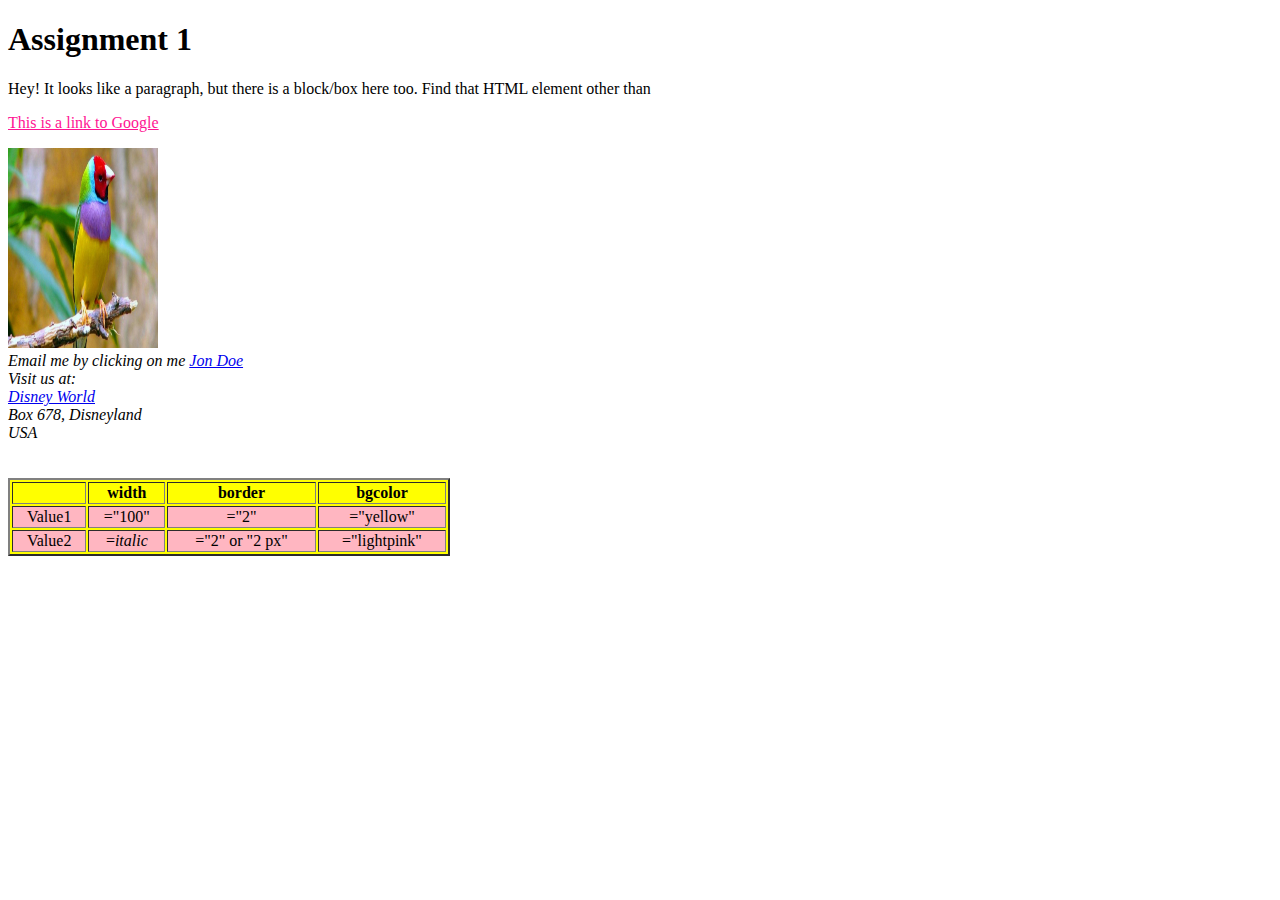
<file: Assignment-1/index.html>
<!DOCTYPE html>
<html>

<head>
  <meta charset="utf-8">
  <meta name="viewport" content="width=device-width">
  <title>replit</title>
  <link href="style.css" rel="stylesheet" type="text/css" />
</head>

<body>
  <h1>Assignment 1</h1>
  
  <div>
    Hey! It looks like a paragraph, but there is a block/box here too. Find that HTML element other than
  </div>

  <p> 
    <a href="https://www.google.com/?client=safari" style="color: deeppink;">  This is a link to Google </a>
  </p>
  
  <img src="bird.jpg" width="150px" height="200px"> 

  <div>
    <em>Email me by clicking on me <a href="https://www.google.com"> Jon Doe </a>
    <br> Visit us at:
      <br> <a href="DisneyWorld.com"> <u>Disney World</u> </a>
      <br> Box 678, Disneyland 
      <br> USA
  </em>
    </div>
<br>
  <br>
  
<div>
  <table  border= "2px" style=" width: 35%; text-align: center; background-color: yellow;">
    <tr bgcolor = yellow>
      <th></th>
      <th>width</th>
      <th>border </th>
      <th>bgcolor</th>
      </th>
  </tr>
  <tr bgcolor = lightpink>
    <td>Value1</td>
      <td>="100"</td>
      <td>="2"</td>
      <td>="yellow"</td>
    </tr>
    <tr bgcolor = lightpink>
      <td>Value2</td>
      <td>=<i>italic</i></td>
      <td>="2" or "2 px"</td>
      <td>="lightpink"</td>
      
    </tr>
    
  </table>
</div>
  
</body>

</html>
</file>
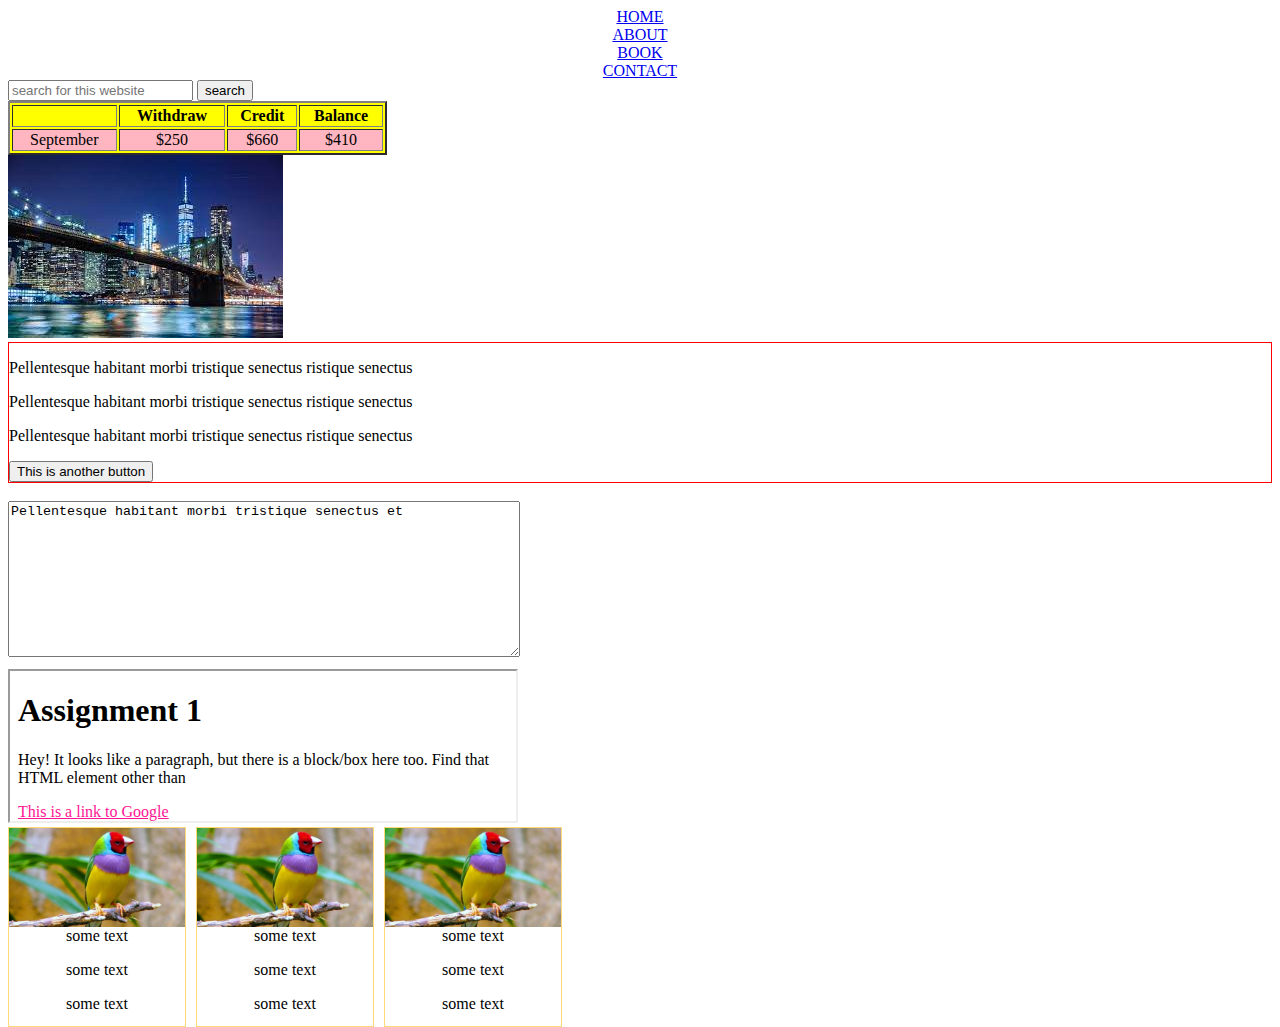
<file: Assignment-2-Version-1/index.html>
<!DOCTYPE html>
<html>

<head>
  <meta charset="utf-8">
  <meta name="viewport" content="width=device-width">
  <title>replit</title>
  <link href="style.css" rel="stylesheet" type="text/css" />
</head>

<body>
 <nav class="nav-bar">
   <a href="#">HOME</a> <br>
   <a href="#">ABOUT</a> <br>
   <a href="#">BOOK</a> <br>
   <a href="#">CONTACT</a>
 </nav>
  
  <div>
    <input type="search" placeholder="search for this website"> <button type="submit">search </button>
  <div>
  <table  border= "2px" style=" width: 30%;  text-align: center; background-color: yellow;">
    <tr bgcolor = yellow>
      <th></th>
      <th>Withdraw</th>
      <th>Credit</th>
      <th>Balance</th>
      </th>
  </tr>
  <tr bgcolor = lightpink>
    <td>September</td>
      <td>$250</td>
      <td>$660</td>
      <td>$410</td>
    </tr>
    
  </table>
  
  </div>

<div style="width: 30%;"> <img src="nyc.png"></div>


  <div class="some-text">
  <p>Pellentesque habitant morbi tristique senectus ristique senectus</p> 
  <p>Pellentesque habitant morbi tristique senectus ristique senectus</p> 
  <p>Pellentesque habitant morbi tristique senectus ristique senectus</p> 
    <button type="submit">This is another button</button>
</div> <br>
  
<div style="width: 40%; height: 150px;"> 
  <textarea style="height: 100%;width: 100%;">Pellentesque habitant morbi tristique senectus et </textarea>
</div>
  
<br>

<div >
  <iframe src="assignment1.html" style="width: 40%; height: 150px;"></iframe>
</div>
    
<div class="flex">
  
    <div style="text-align: center;" class="test"><img src="bird.jpg" > <p>some text</p> <p>some text</p> <p>some text</p></div>
 
  <div style="text-align: center;"  class="test"> <img id="pic2" src="bird2.jpg"> <p>some text</p> <p>some text</p> <p>some text</p> </div>
 
  <div style="text-align: center;" id="pic3" class="test"> <img src="bird3.jpg"> <p>some text</p> <p>some text</p> <p>some text</p></div>
    
    
  </div>
 
 
    
 
  

  
 
</body>

  
  
</html>
</file>
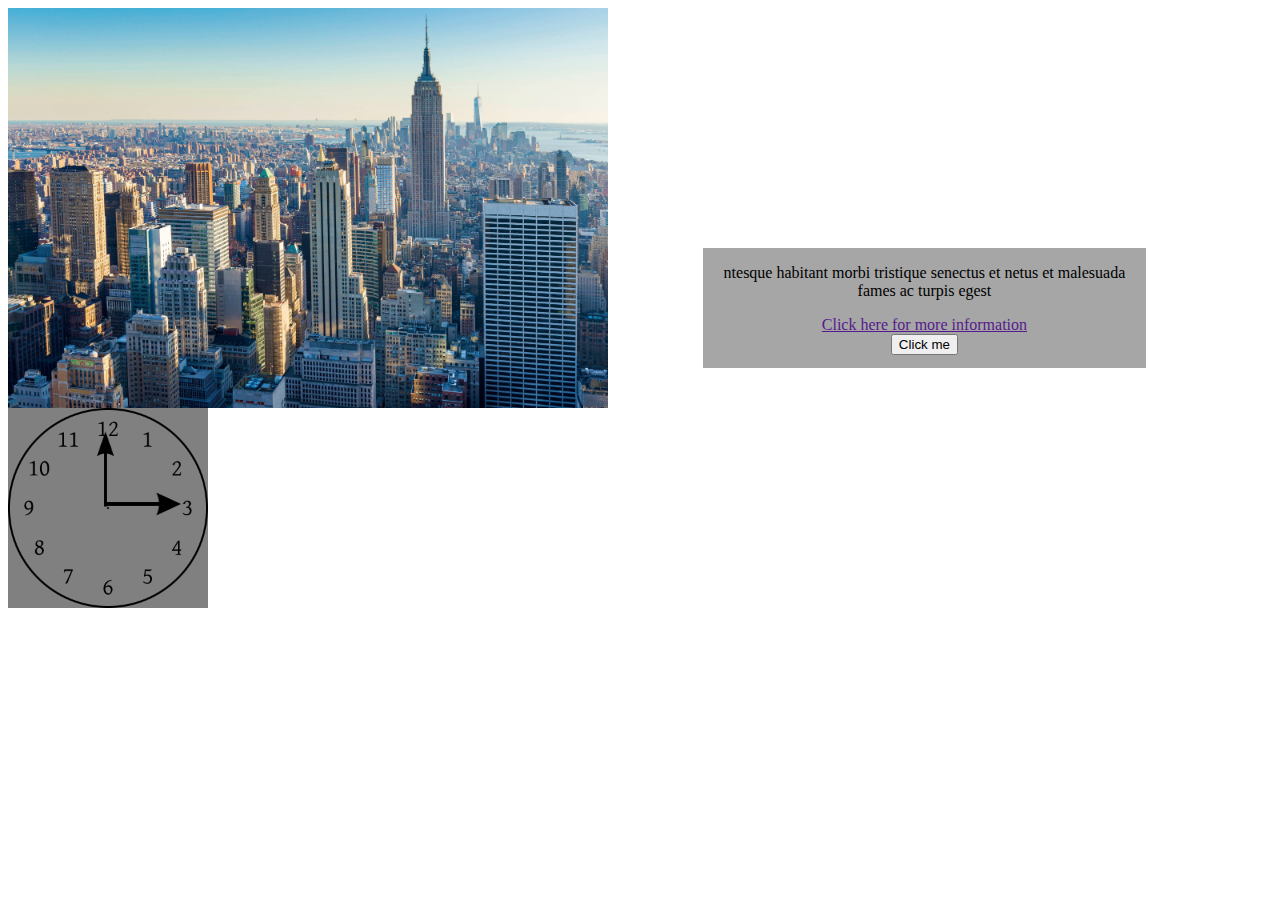
<file: Assignment-3/index.html>
<!DOCTYPE html>
<html>

<head>
  <meta charset="utf-8">
  <meta name="viewport" content="width=device-width">
  <title>replit</title>
  <link href="style.css" rel="stylesheet" type="text/css" />
</head>

<body>
<div class="main">
  <div class="pic">  <img src="nyc.jpg"></div>
  <div class="textBox">
    <p>ntesque habitant morbi tristique senectus et netus et malesuada fames ac turpis egest</p>
    <a href="">Click here for more information</a> <br>
    <button>Click me</button>
  </div>
</div>

<div class="clock">
  <div>  </div>
    <div class="handOne"> <img src="hand.png"></div>
    <div class="handTwo"> <img src="hand2.png"></div>
</div>
  
</body>

</html>
</file>
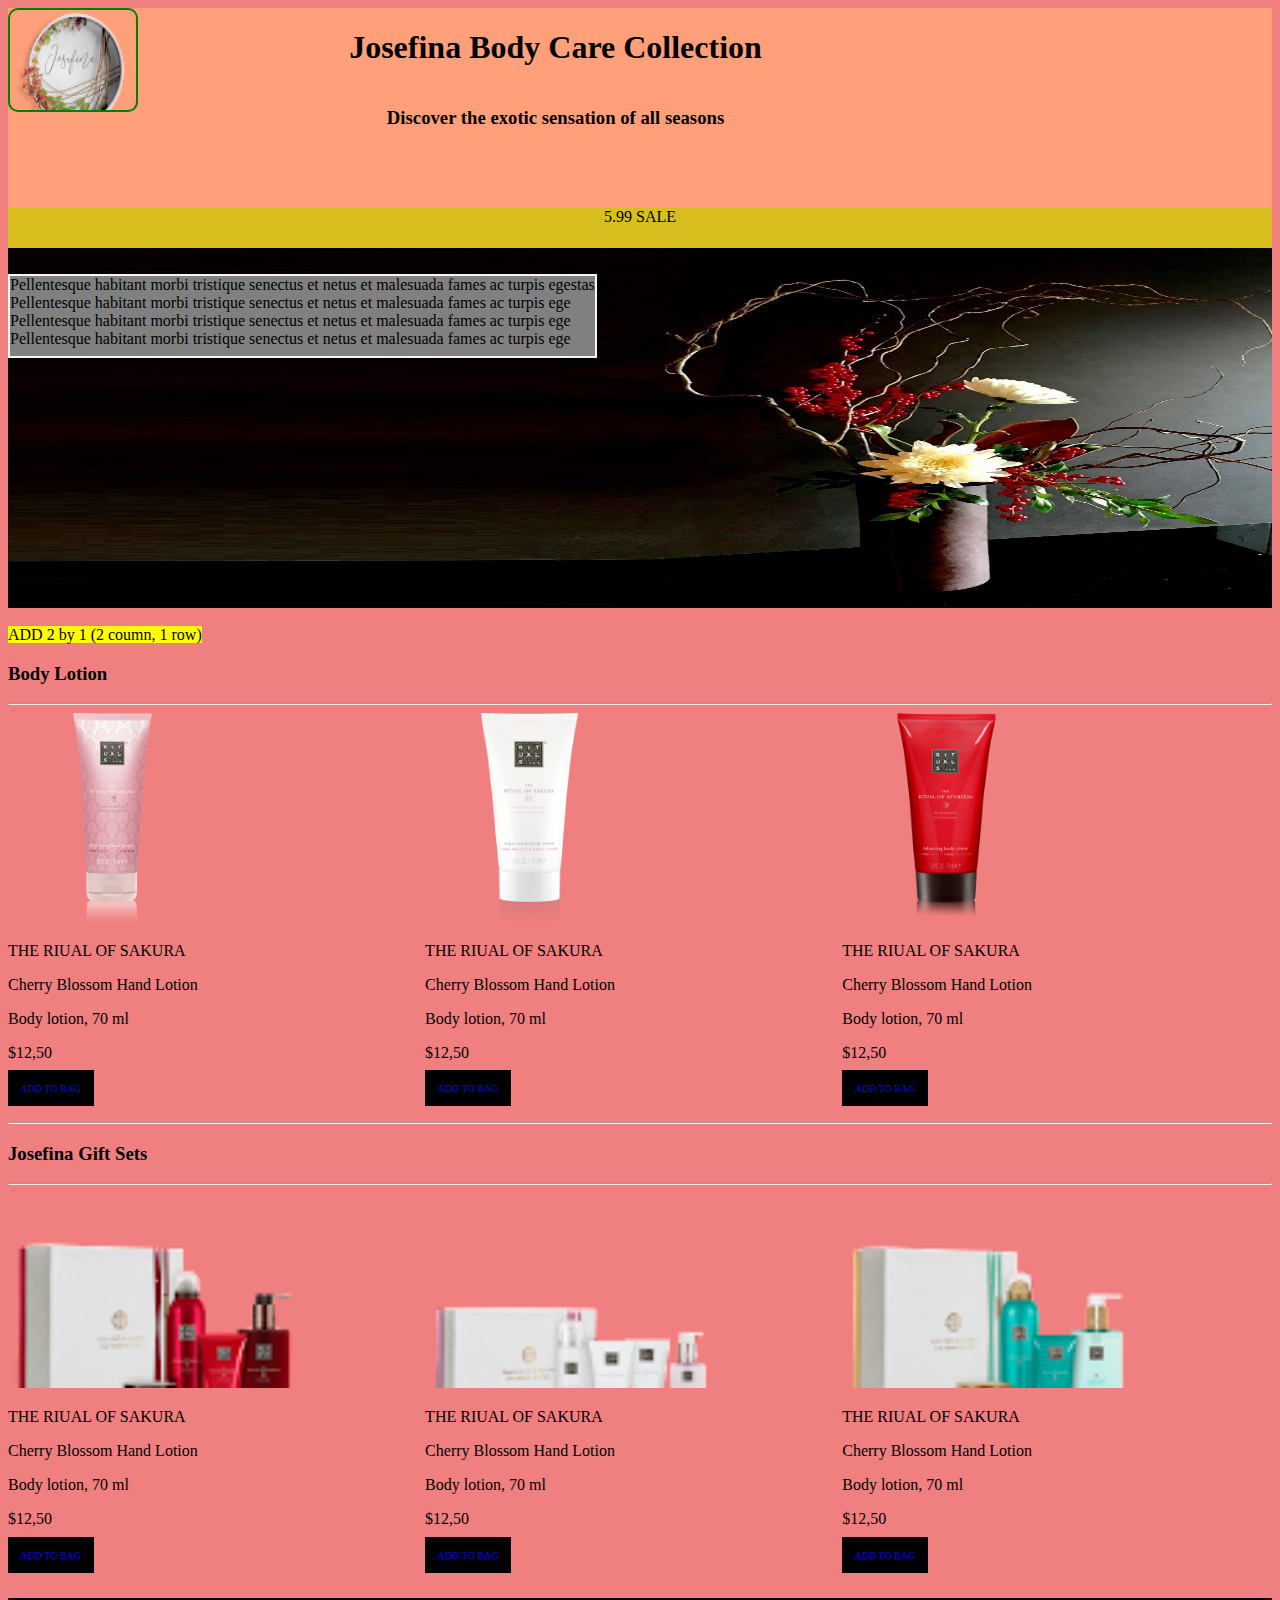
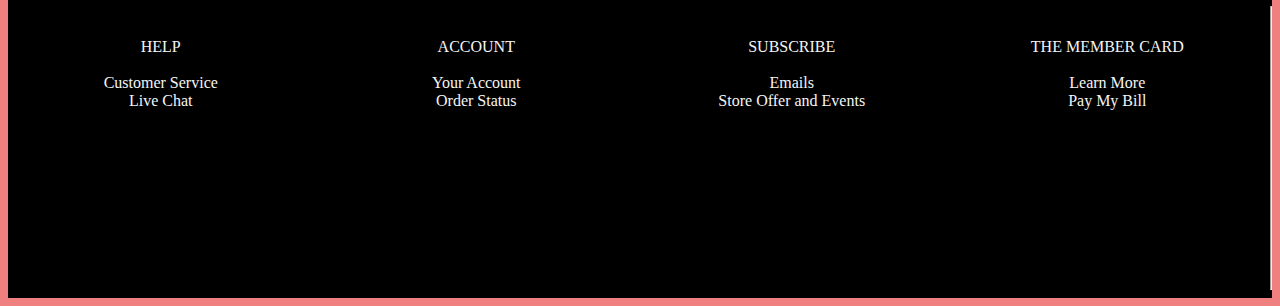
<file: Project-2/index.html>
<!DOCTYPE html>
<html>

<head>
  <meta charset="utf-8">
  <meta name="viewport" content="width=device-width">
  <title>replit</title>
  <link href="style.css" rel="stylesheet" type="text/css" />
</head>

<body>
 <header>
   <div class="logo"> <img src="logo.png" alt="logo"> </div>
   <div class="title"> <h1>Josefina Body Care Collection </h1> </div>
   <div class="sub-title"> <h3> Discover the exotic sensation of all seasons</h3></div>
 </header>
  
  <section>
    <div class="top-bar">5.99 SALE</div>
    <div class="main-section"> <img src="BeFunky-photo.jpg"></div>
    <p class="text">Pellentesque habitant morbi tristique senectus et netus et malesuada fames ac turpis egestas<br>Pellentesque habitant morbi tristique senectus et netus et malesuada fames ac turpis ege<br>Pellentesque habitant morbi tristique senectus et netus et malesuada fames ac turpis ege<br>Pellentesque habitant morbi tristique senectus et netus et malesuada fames ac turpis ege</p>
  </section>

  <br>
  <div>
    <mark>ADD 2 by 1 (2 coumn, 1 row)</mark>
  </div>
  
  <h3>Body Lotion</h3>
    <hr>
  <!-- Modal window buttons -->
  <div class="body-lotion">
    
    <div class="modal-window-1">
      <img width="50%" src="lotion1.png" alt="lotion 1">
      <p>THE RIUAL OF SAKURA</p>
      <p>Cherry Blossom Hand Lotion</p>
      <p>Body lotion, 70 ml</p>
      <p>$12,50</p>
      <a class="md-button" href="#mdlotion1">ADD TO BAG</a> 
    
    </div>
    <div class="modal-window-1">
      <img width="50%" src="lotion2.png" alt="lotion 2">
      <p>THE RIUAL OF SAKURA</p>
      <p>Cherry Blossom Hand Lotion</p>
      <p>Body lotion, 70 ml</p>
      <p>$12,50</p>
      <a class="md-button" href="#mdlotion2" >ADD TO BAG</a>
    </div>
    <div class="modal-window-1">
      <img width="50%" src="lotion3.png" alt="lotion 3">
      <p>THE RIUAL OF SAKURA</p>
      <p>Cherry Blossom Hand Lotion</p>
      <p>Body lotion, 70 ml</p>
      <p>$12,50</p>
      <a class="md-button" href="#mdlotion3">ADD TO BAG</a>
    </div >
  </div>

  <!-- Modal Window pop-up -->
  <div id="mdlotion1" class="md-pop-up">
    <div> 
      <a href="#" style="float: right;">X</a>
      <h2>It's in the bag</h2>
      <hr>
      
      <div class="md-2-by-1">
        <div class="col1" > <img style="float: left;" src="lotion1.png"> </div>
        <div class="col1" > <p style="float: right;"> Pellentesque habitant morbi <br> <b> tristique senectus et </b> <br> netus et malesuada <br> fames ac turpis egestas </p> </div>
      </div>
      <div style="text-align: center;" class="text-para">
        Pellentesque habitant morbi tristique senectus et netus et malesuada fames ac turpis
        <hr>
       <a href="#mdlotion2">  <button>CONTINUE SHOPPING</button> </a>
      </div>
      
    </div>
  </div>

  <div id="mdlotion2" class="md-pop-up">
    <div> 
      <a href="#" style="float: right;">X</a>
      <h2>It's in the bag</h2>
      <hr>
      
      <div class="md-2-by-1">
        <div class="col1" > <img style="float: left;" src="lotion2.png"> </div>
        <div class="col1" > <p style="float: right;"> Pellentesque habitant morbi <br> <b> tristique senectus et </b> <br> netus et malesuada <br> fames ac turpis egestas </p> </div>
      </div>
      <div style="text-align: center;" class="text-para">
        Pellentesque habitant morbi tristique senectus et netus et malesuada fames ac turpis
        <hr>
        <a href="#mdlotion3">  <button>CONTINUE SHOPPING</button> </a>
      </div>
      
    </div>
  </div>

  <div id="mdlotion3" class="md-pop-up">
    <div> 
      <a href="#" style="float: right;">X</a>
      <h2>It's in the bag</h2>
      <hr>
      
      <div class="md-2-by-1">
        <div class="col1" > <img style="float: left;" src="lotion3.png"> </div>
        <div class="col1" > <p style="float: right;"> Pellentesque habitant morbi <br> <b> tristique senectus et </b> <br> netus et malesuada <br> fames ac turpis egestas </p> </div>
      </div>
      <div style="text-align: center;" class="text-para">
        Pellentesque habitant morbi tristique senectus et netus et malesuada fames ac turpis
        <hr>
        <a href="#mdlotion1">  <button>CONTINUE SHOPPING</button> </a>
      </div>
      
    </div>
  </div>

<br>
  <hr>
  <h3>Josefina Gift Sets</h3>
  <hr>
  <!-- Modal window buttons for Gift Sets -->
  <div class="body-lotion">
    
    <div class="modal-window-1">
      <img width="70%" src="gift_set1.png" alt="lotion 1">
      <p>THE RIUAL OF SAKURA</p>
      <p>Cherry Blossom Hand Lotion</p>
      <p>Body lotion, 70 ml</p>
      <p>$12,50</p>
      <a class="md-button" href="#mdgift1">ADD TO BAG</a> 
    
    </div>
    <div class="modal-window-1">
      <img width="70%"  src="gift_set2.png "  alt="lotion 2">
      <p>THE RIUAL OF SAKURA</p>
      <p>Cherry Blossom Hand Lotion</p>
      <p>Body lotion, 70 ml</p>
      <p>$12,50</p>
      <a class="md-button" href="#mdgift2" >ADD TO BAG</a>
    </div>
    <div class="modal-window-1">
      <img src="gift_set3.png" width="70%" alt="lotion 3">
      <p>THE RIUAL OF SAKURA</p>
      <p>Cherry Blossom Hand Lotion</p>
      <p>Body lotion, 70 ml</p>
      <p>$12,50</p>
      <a class="md-button" href="#mdgift3">ADD TO BAG</a>
    </div >
  </div>

  <!-- Modal Window pop-up for Gift Sets-->
  <div id="mdgift1" class="md-pop-up">
    <div> 
      <a href="#" style="float: right;">X</a>
      <h2>It's in the bag</h2>
      <hr>
      
      <div class="md-2-by-1">
        <div class="col1" > <img style="float: left;" src="gift_set1.png"> </div>
        <div class="col1" > <p style="float: right;"> Pellentesque habitant morbi <br> <b> tristique senectus et </b> <br> netus et malesuada <br> fames ac turpis egestas </p> </div>
      </div>
      <div style="text-align: center;" class="text-para">
        Pellentesque habitant morbi tristique senectus et netus et malesuada fames ac turpis
        <hr>
       <a href="#mdgift2">  <button>CONTINUE SHOPPING</button> </a>
      </div>
      
    </div>
  </div>

  <div id="mdgift2" class="md-pop-up">
    <div> 
      <a href="#" style="float: right;">X</a>
      <h2>It's in the bag</h2>
      <hr>
      
      <div class="md-2-by-1">
        <div class="col1" > <img style="float: left;" src="gift_set2.png"> </div>
        <div class="col1" > <p style="float: right;"> Pellentesque habitant morbi <br> <b> tristique senectus et </b> <br> netus et malesuada <br> fames ac turpis egestas </p> </div>
      </div>
      <div style="text-align: center;" class="text-para">
        Pellentesque habitant morbi tristique senectus et netus et malesuada fames ac turpis
        <hr>
        <a href="#mdgift3">  <button>CONTINUE SHOPPING</button> </a>
      </div>
      
    </div>
  </div>

  <div id="mdgift3" class="md-pop-up">
    <div> 
      <a href="#" style="float: right;">X</a>
      <h2>It's in the bag</h2>
      <hr>
      
      <div class="md-2-by-1">
        <div class="col1" > <img style="float: left;" src="gift_set3.png"> </div>
        <div class="col1" > <p style="float: right;"> Pellentesque habitant morbi <br> <b> tristique senectus et </b> <br> netus et malesuada <br> fames ac turpis egestas </p> </div>
      </div>
      <div style="text-align: center;" class="text-para">
        Pellentesque habitant morbi tristique senectus et netus et malesuada fames ac turpis
        <hr>
        <a href="#mdgift1">  <button>CONTINUE SHOPPING</button> </a>
      </div>
      
    </div>
  </div>
<br> <br>

  <!-- Footer Secton -->
  <footer class="footer">
    <div style="text-align:center;" class ="text-1x4"> HELP <br> <br> Customer Service <br> Live Chat </div>
    <div style="text-align:center;" class ="text-1x4"> ACCOUNT <br> <br> Your Account <br> Order Status </div>
    <div style="text-align:center;" class ="text-1x4"> SUBSCRIBE <br> <br> Emails <br> Store Offer and Events </div>
    <div style="text-align:center;" class ="text-1x4"> THE MEMBER CARD <br> <br> Learn More <br> Pay My Bill </div>
    <hr>
    <!-- ask professor for help
    <div class = "footerText">
      <p>test</p>
    </div>
    -->
  </footer>

</body>
</html>
</file>
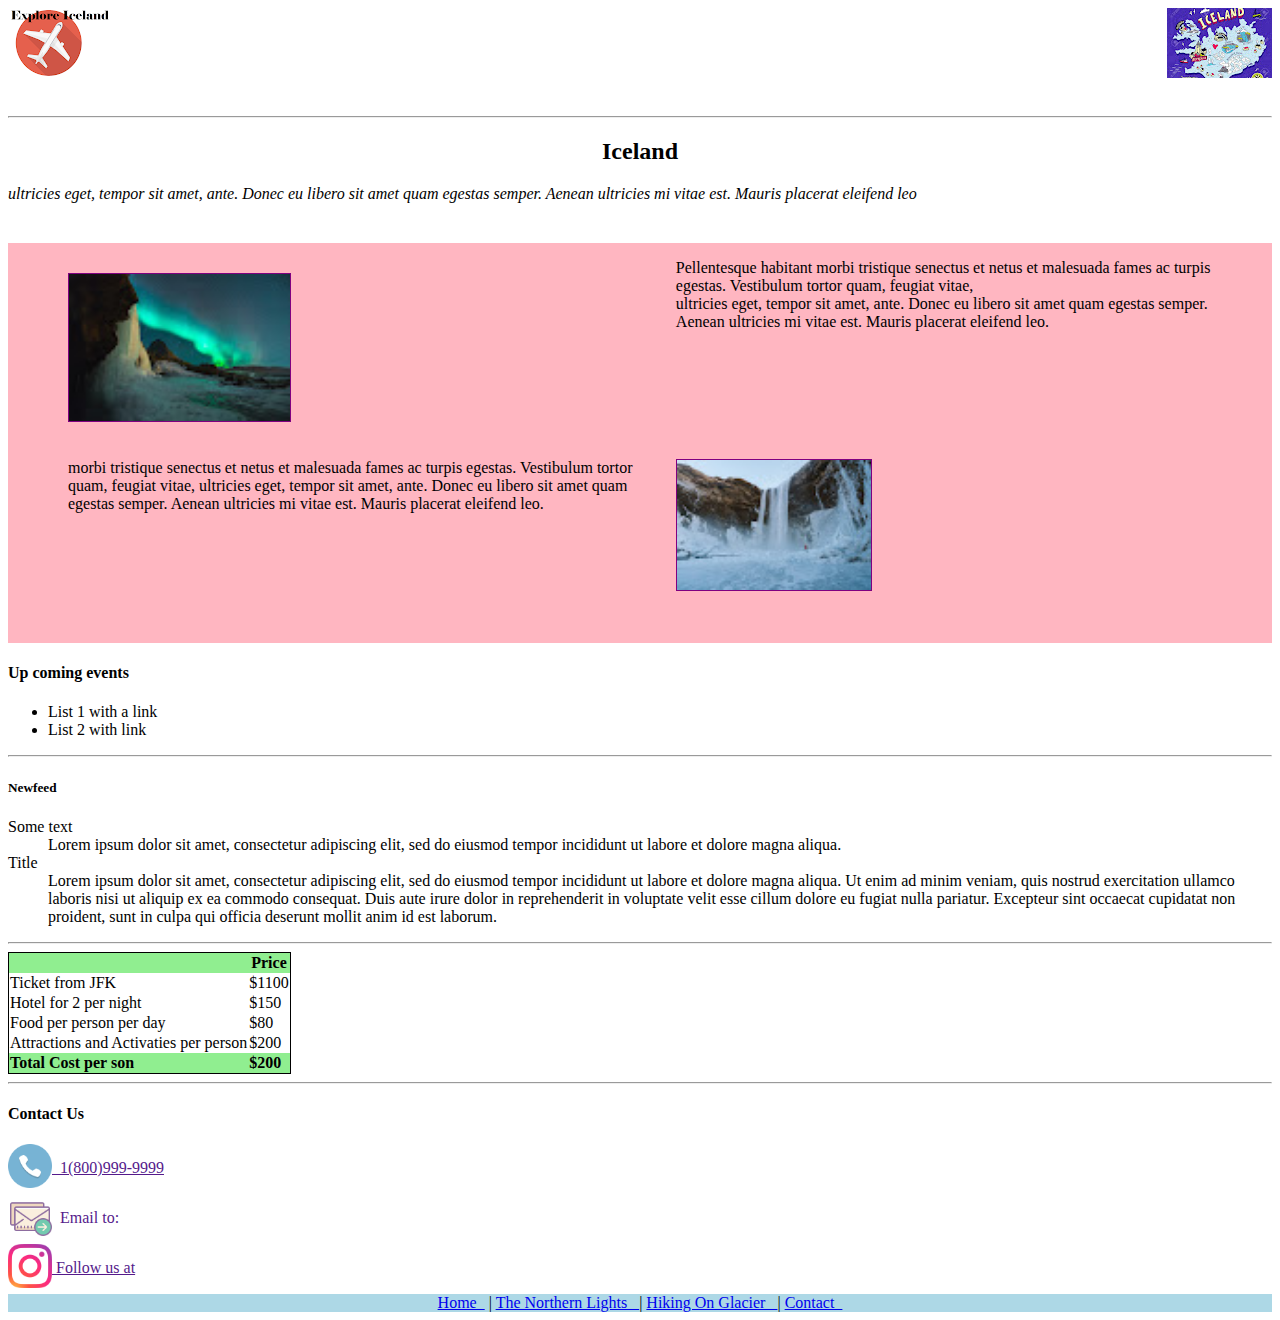
<file: Project1/index.html>
<!DOCTYPE html>
<html>

<head>
  <meta charset="utf-8">
  <meta name="viewport" content="width=device-width">
  <title>replit</title>
  <link href="style.css" rel="stylesheet" type="text/css" />
</head>

<body>
 <!-- logo -->
  <div class="logo">
   <div id="pic1" class="logoPic"> <img src="logo.png"></div>
    <div id="pic2" class="logoPic"> <img src="iceland.jpg"></div>
 </div>
  <hr>
<!-- title row -->
  <div>
   <h2 style="text-align: center;"> Iceland</h2> 
    <p><i>ultricies eget, tempor sit amet, ante. Donec eu libero sit amet quam egestas semper. Aenean ultricies mi vitae est. Mauris placerat eleifend leo</i></p>
  </div>
  <!-- main section -->
  <section>
   <!-- row 1-->
    <div>
      <div class="northernlight"> <p>Pellentesque habitant morbi tristique senectus et netus et malesuada fames ac turpis egestas. Vestibulum tortor quam, feugiat vitae,<br> ultricies eget, tempor sit amet, ante. Donec eu libero sit amet quam egestas semper. Aenean ultricies mi vitae est. Mauris placerat eleifend leo.</p>  </div>
      <div class="descriptionbox"> <img src="iceland3.jpg"></div>
   </div> 
   <!-- row 2 -->
    <div>
      <div class="northernlight"> <img src="iceland1.jpg"></div>
      <div class="descriptionbox" > <p> morbi tristique senectus et netus et malesuada fames ac turpis egestas. Vestibulum tortor quam, feugiat vitae, ultricies eget, tempor sit amet, ante. Donec eu libero sit amet quam egestas semper. Aenean ultricies mi vitae est. Mauris placerat eleifend leo.</p> </div>
    </div>
  
  </section>

  <div> 
    <h4>Up coming events</h4>
    <ul>
      <li>List 1 with a link</li>
      <li>List 2 with link</li>
    </ul>
    
  </div>
  <hr>
  
  <div>
    <h5>Newfeed</h5>
    <dl>
      <dt>Some text</dt>
      <dd>Lorem ipsum dolor sit amet, consectetur adipiscing elit, sed do eiusmod tempor incididunt ut labore et dolore magna aliqua.          </dd>
      <dt>Title</dt>
      <dd>Lorem ipsum dolor sit amet, consectetur adipiscing elit, sed do eiusmod tempor incididunt ut labore et dolore magna aliqua. Ut enim ad minim veniam, quis nostrud exercitation ullamco laboris nisi ut aliquip ex ea commodo consequat. Duis aute irure dolor in reprehenderit in voluptate velit esse cillum dolore eu fugiat nulla pariatur. Excepteur sint occaecat cupidatat non proident, sunt in culpa qui officia deserunt mollit anim id est laborum.</dd>
    </dl>
  </div>

  <hr>
  
  <div>
    <table style="border-collapse: collapse; border: 1px solid black;" >
      <tr style="background-color: lightgreen;">
        <th></th>
        <th >Price</th>
      </tr>
      <tr>
      <td>Ticket from JFK</td>
        <td>$1100</td>
      </tr>
      <tr>
      <td>Hotel for 2 per night</td>
        <td>$150</td>
      </tr>
      <tr>
      <td>Food per person per day</td>
        <td>$80</td>
      </tr>
      <tr>
      <td>Attractions and Activaties per person</td>
        <td>$200</td>
      </tr>
      <tr style="background-color: lightgreen;">
      <td><b>Total Cost per son</b></td>
        <td><b>$200</b></td>
      </tr>
    </table>
  </div>

  <hr>
  <div>
    <h4>Contact Us</h4>
    
    <div style="height: 50px;">
    <img class="phone" src="phone.png" height="44px"> 
    <a class="phone" href="" style=" padding-top: 15px;  "> &nbsp              1(800)999-9999</a>
    </div>
  
    
  
  <div style="height: 50px; ">
    <img class="email" src="email.png" height="44px">
    <a class="email" href="" style=" padding-top: 15px; text-decoration: none;"> &nbsp         Email to: </a>
  </div>  
  
  <div style="height: 50px;">
    <img class="instagram" src="instagram.png" height="44px">
    <a class="instagram" href="" style="padding-top: 15px;"> &nbsp;Follow us at </a>
  </div> 
  
  </div>

  <div class="navSection" style=text-align: center;">
    <nav>
       <a href="#">Home &nbsp</a> |
      <a href="NorthernLights.html"> The Northern Lights &nbsp  </a> |
      <a href="hiking.html">Hiking On Glacier &nbsp  </a>  |
      <a href="#">Contact &nbsp</a>
    </nav>
  </div>
  
</body>
</html>
</file>
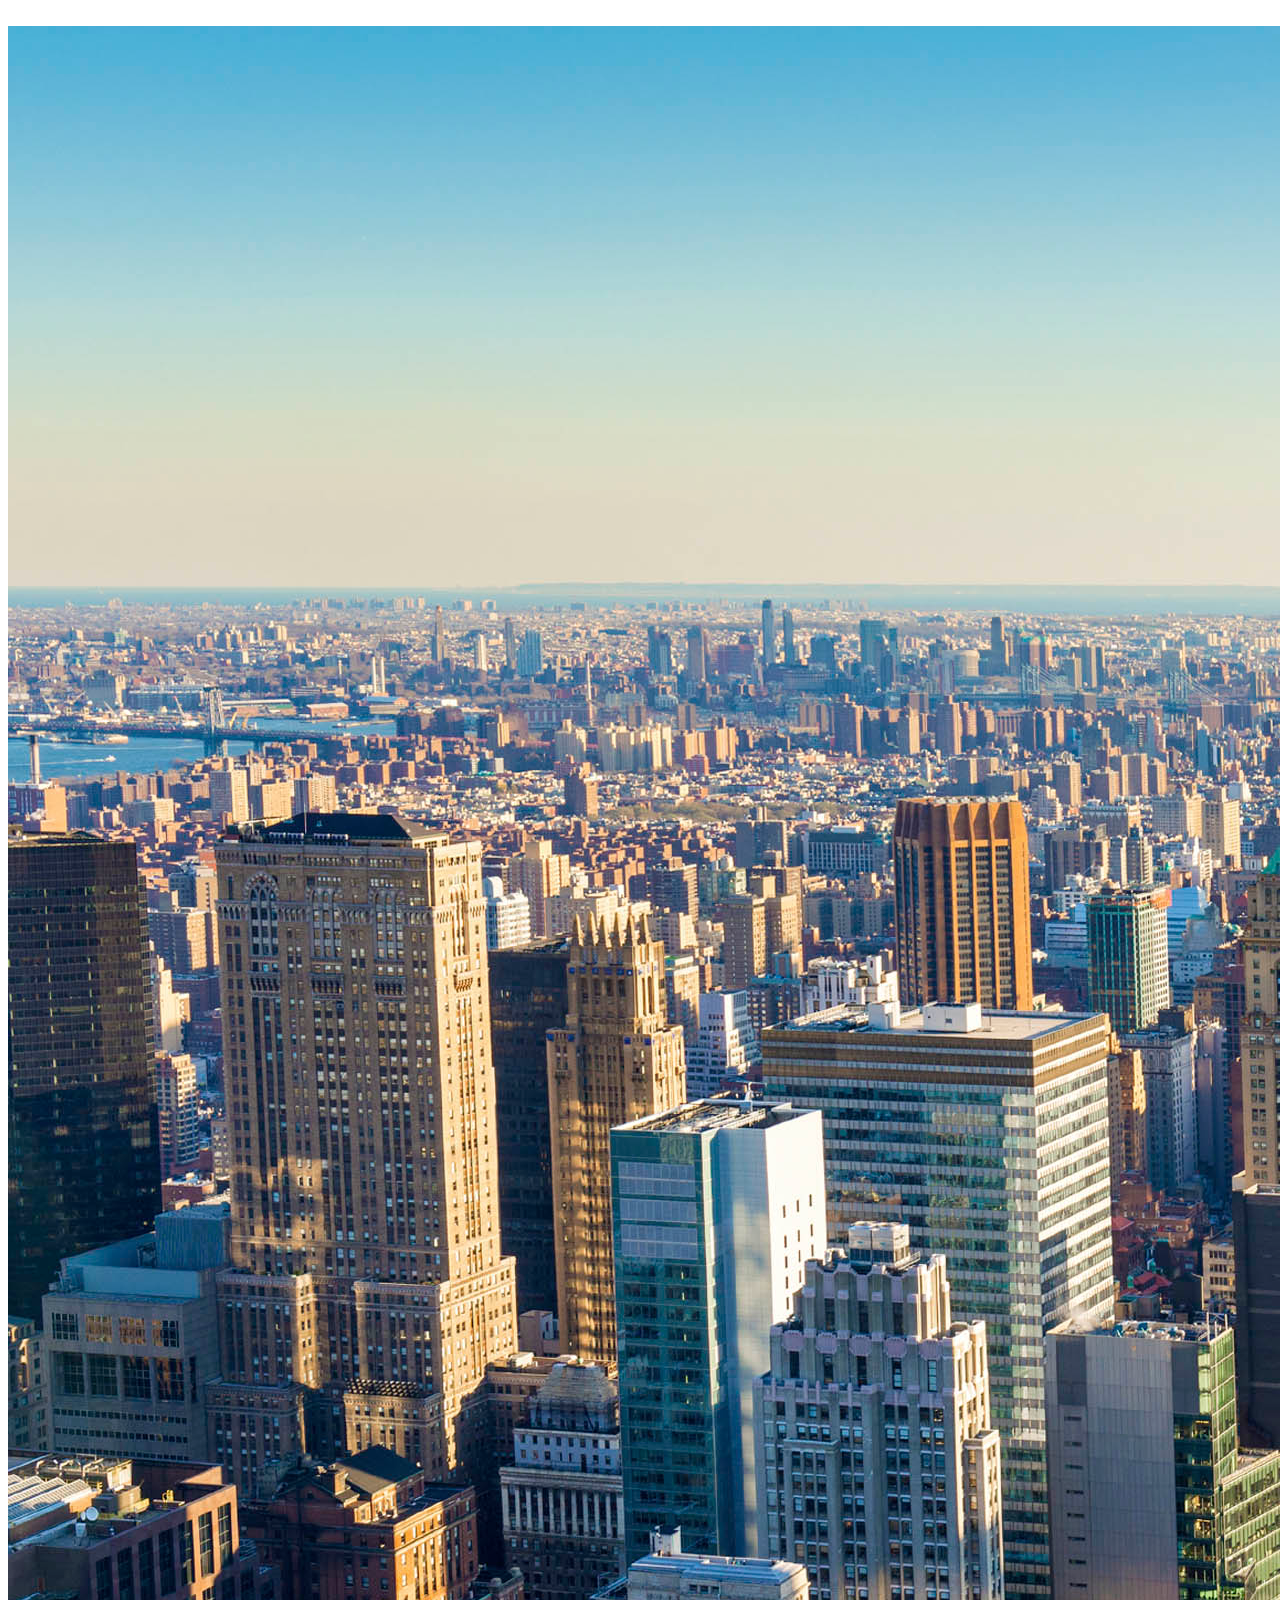
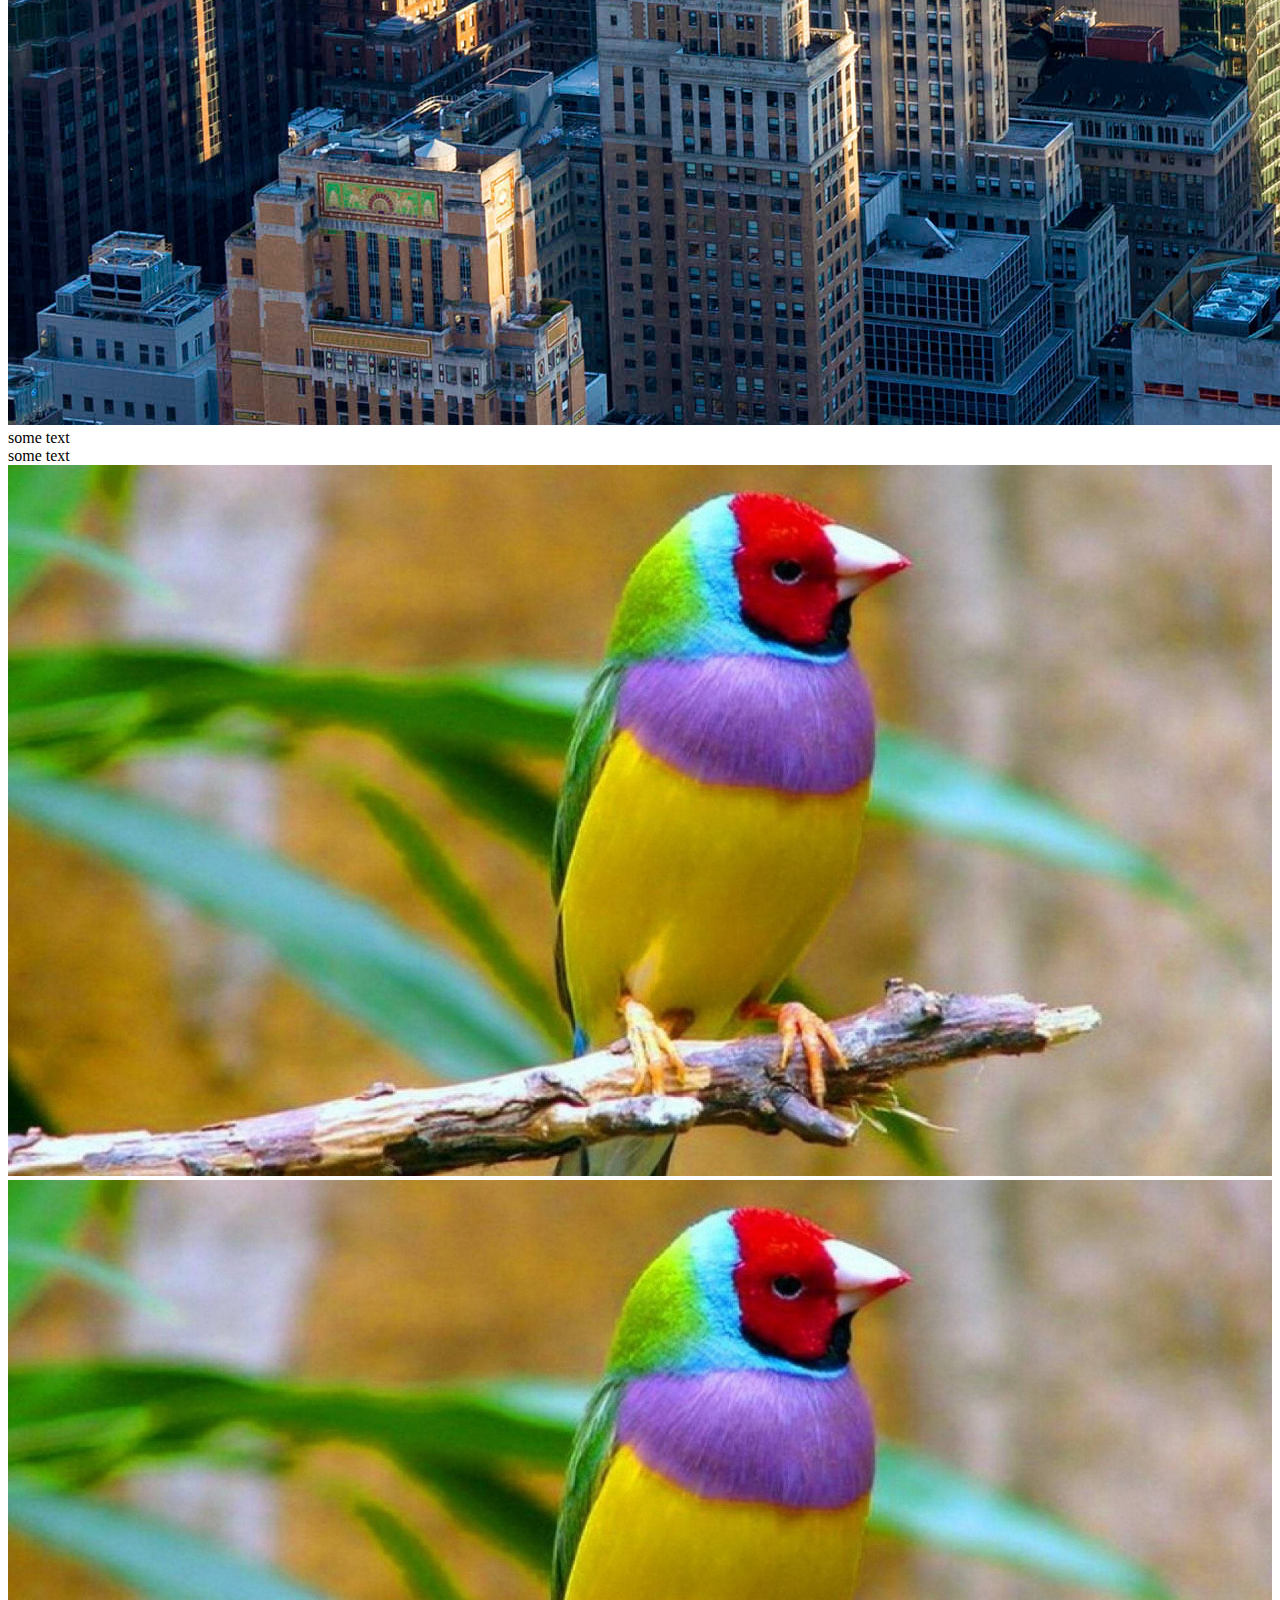
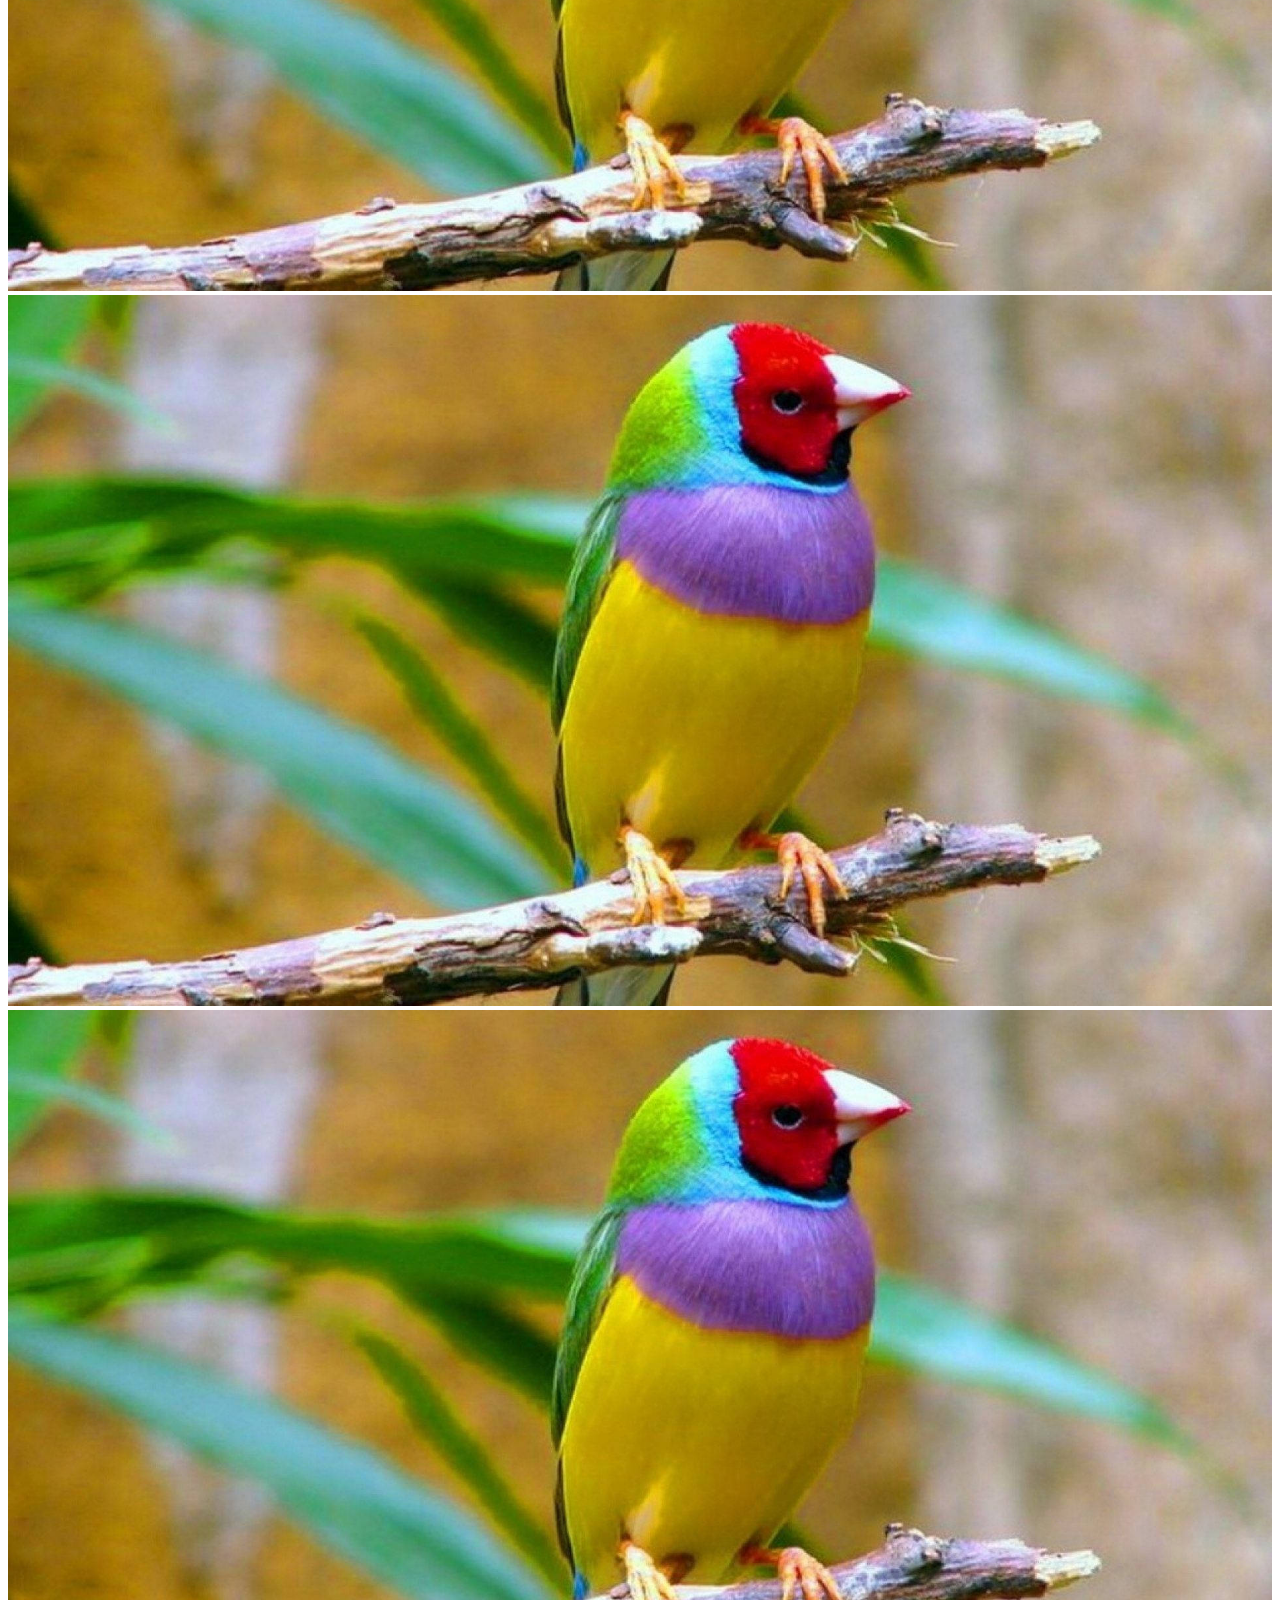
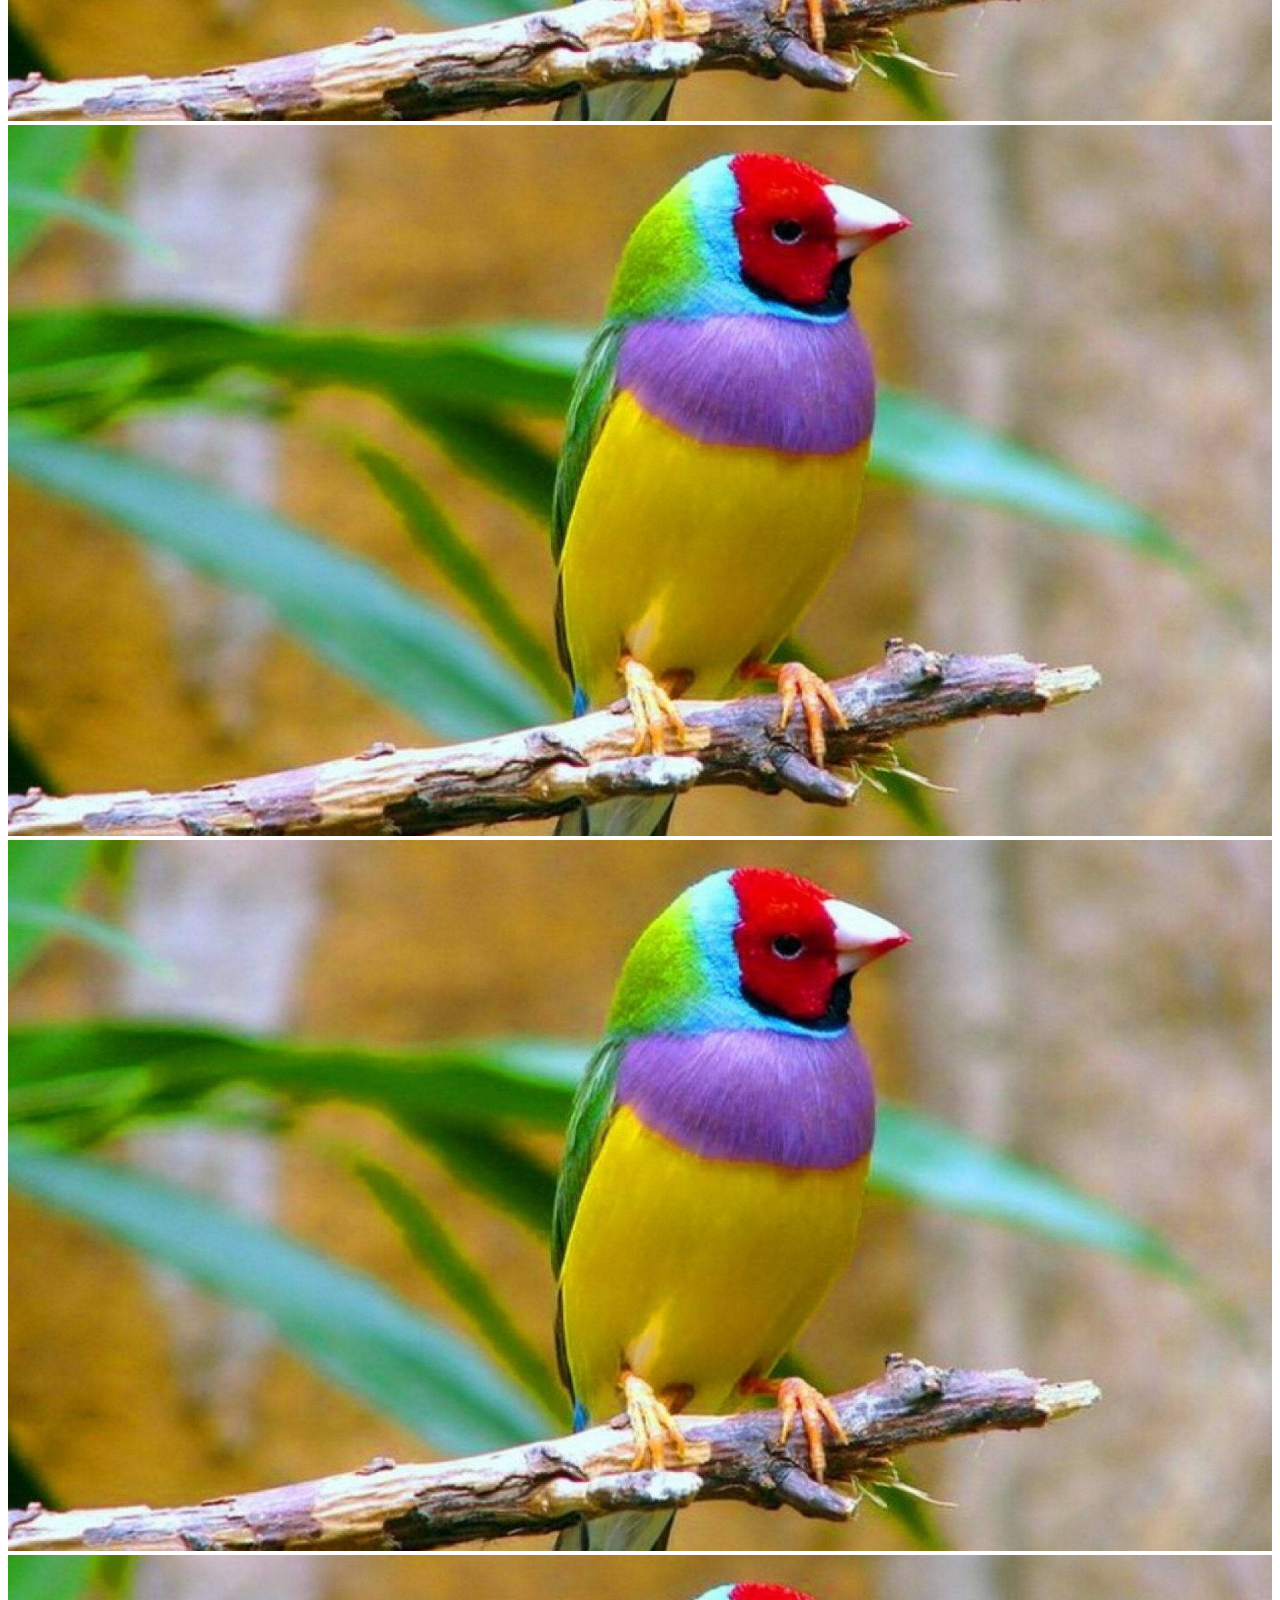
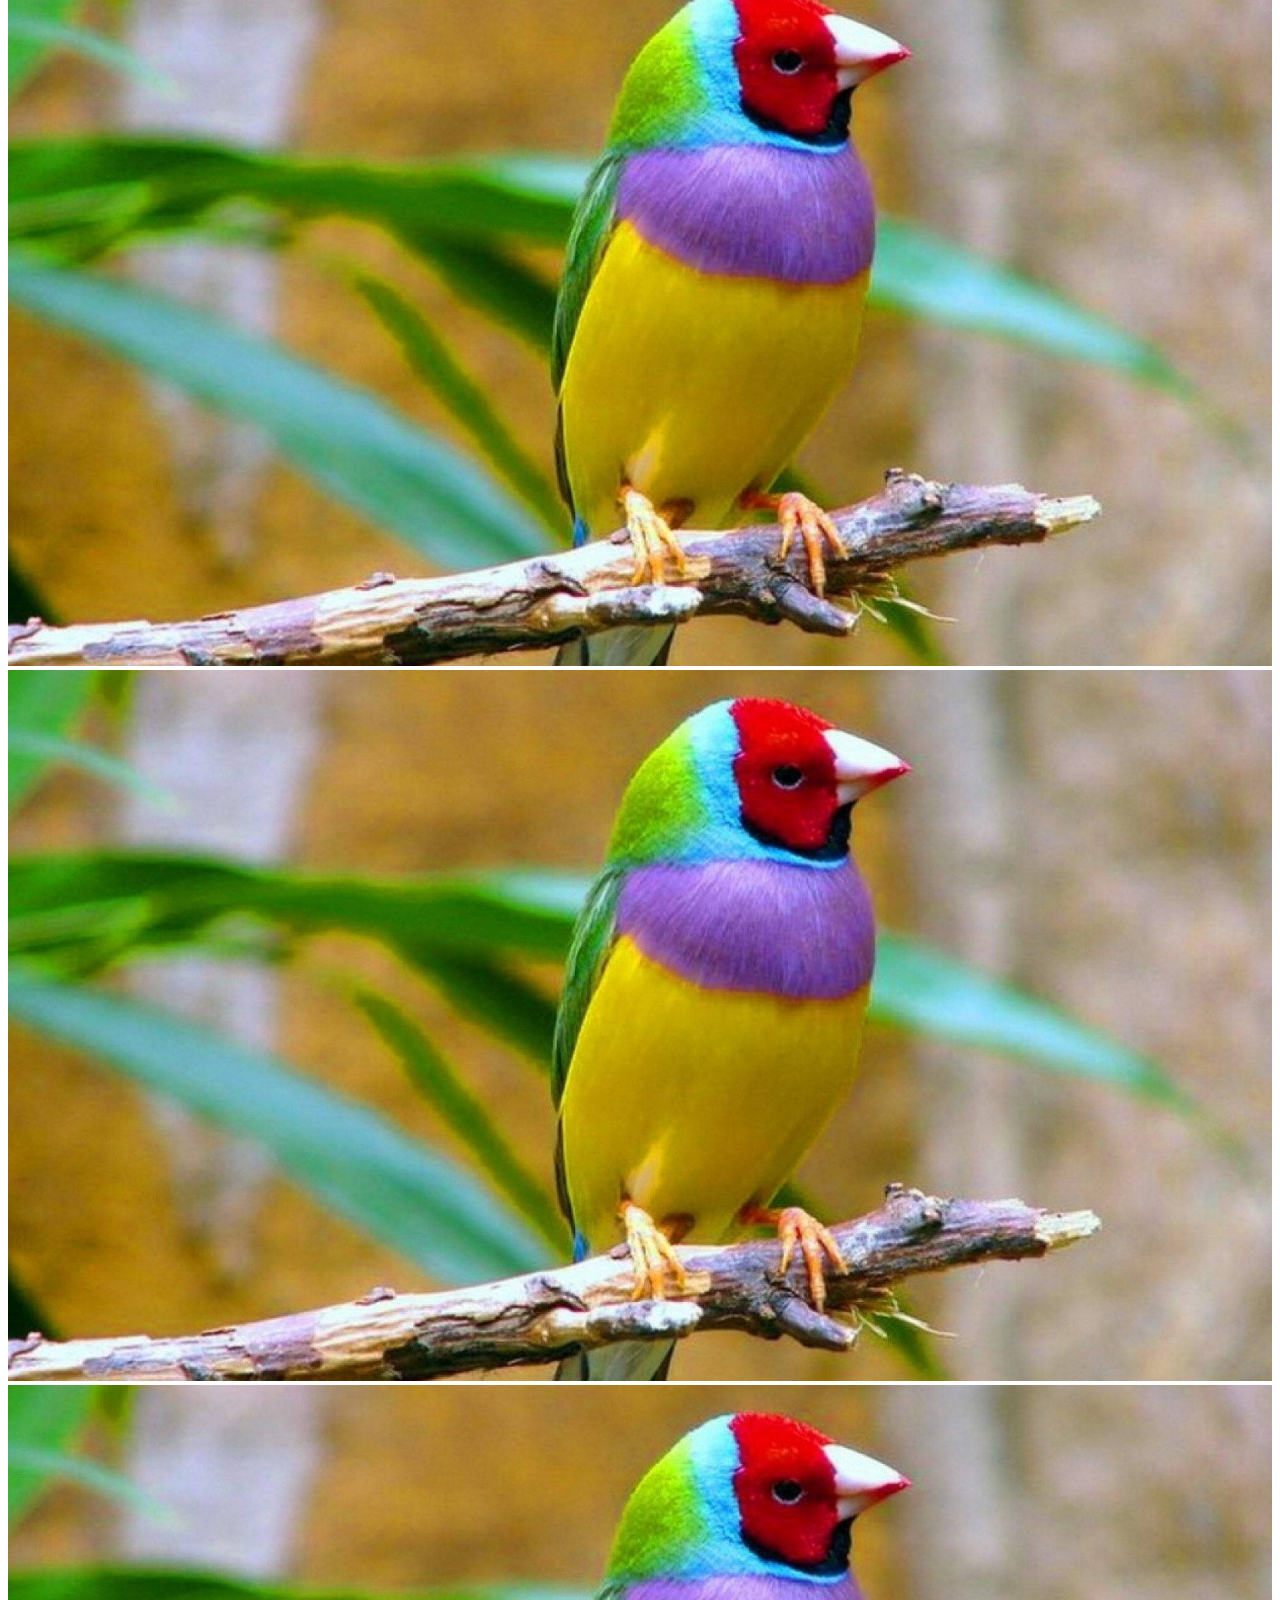
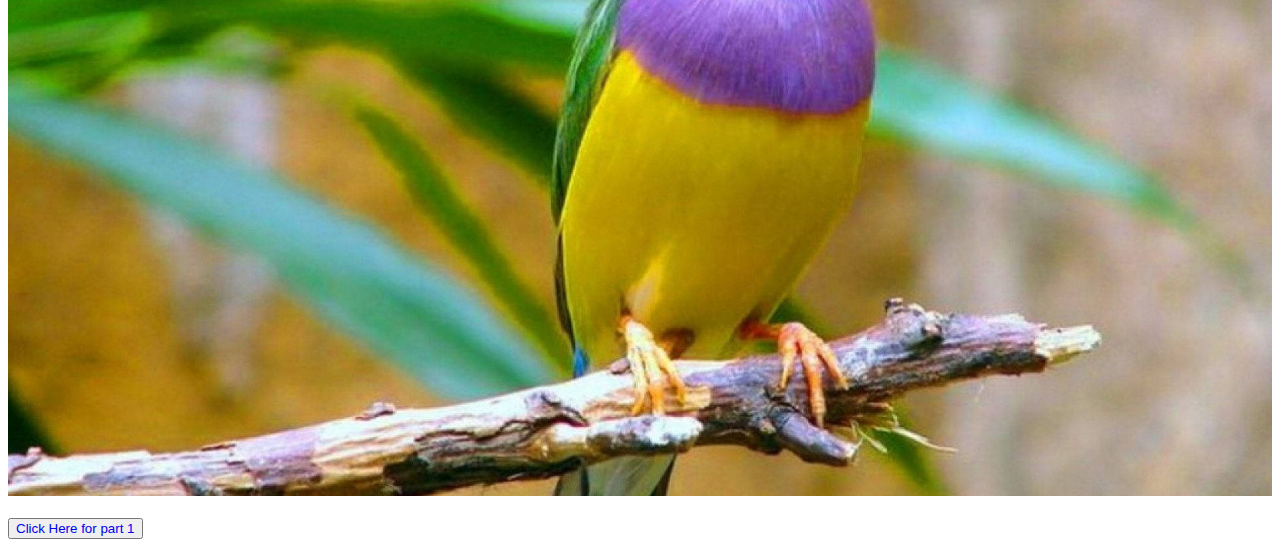
<file: Assignment-4/part2.html>
<!DOCTYPE html>
<html lang="en">
<head>
    <meta charset="UTF-8">
    <meta http-equiv="X-UA-Compatible" content="IE=edge">
    <meta name="viewport" content="width=device-width, initial-scale=1.0">
    <title>Document</title>
  <link href="https://cdn.jsdelivr.net/npm/bootstrap@5.3.0-alpha3/dist/css/bootstrap.min.css" rel="stylesheet" integrity="sha384-KK94CHFLLe+nY2dmCWGMq91rCGa5gtU4mk92HdvYe+M/SXH301p5ILy+dN9+nJOZ" crossorigin="anonymous">  
  <link rel="stylesheet" href="style.css">
    

</head>
<body>
  <br>
<div class="container">
  <div class="row">
     <div class="col-sm-8 card justify-content-center "> <div class="col-sm-4"><img src="nyc.jpg" class="img-fluid mx-auto d-block"> </div>  some text <br> some text</div>
    <div class="col-sm-4 card "> 
      <div class="container">
      <div class="row my-2">
        <div class="col-sm-4 border"> <img src="bird.jpg" width="100%"> </div>
        <div class="col-sm-4 border"> <img src="bird.jpg" width="100%"> </div>
        <div class="col-sm-4 border"> <img src="bird.jpg" width="100%"> </div>
      </div>
        <div class="row my-2">
         <div class="col-sm-4 border"> <img src="bird.jpg" width="100%"> </div>
         <div class="col-sm-4 border"> <img src="bird.jpg" width="100%"> </div>
         <div class="col-sm-4 border"> <img src="bird.jpg" width="100%"> </div>
      </div>
        <div class="row my-3">
         <div class="col-sm-4 border"> <img src="bird.jpg" width="100%"> </div>
         <div class="col-sm-4 border"> <img src="bird.jpg" width="100%"> </div>
         <div class="col-sm-4 border"> <img src="bird.jpg" width="100%"> </div>
      </div>
        
      </div>
      
    </div>
    
  </div>
</div>



<br>
  <div>
     <button><a href="index.html" style="text-decoration: none;">Click Here for part 1</a> </button>
   
  </div>
</body>
</file>
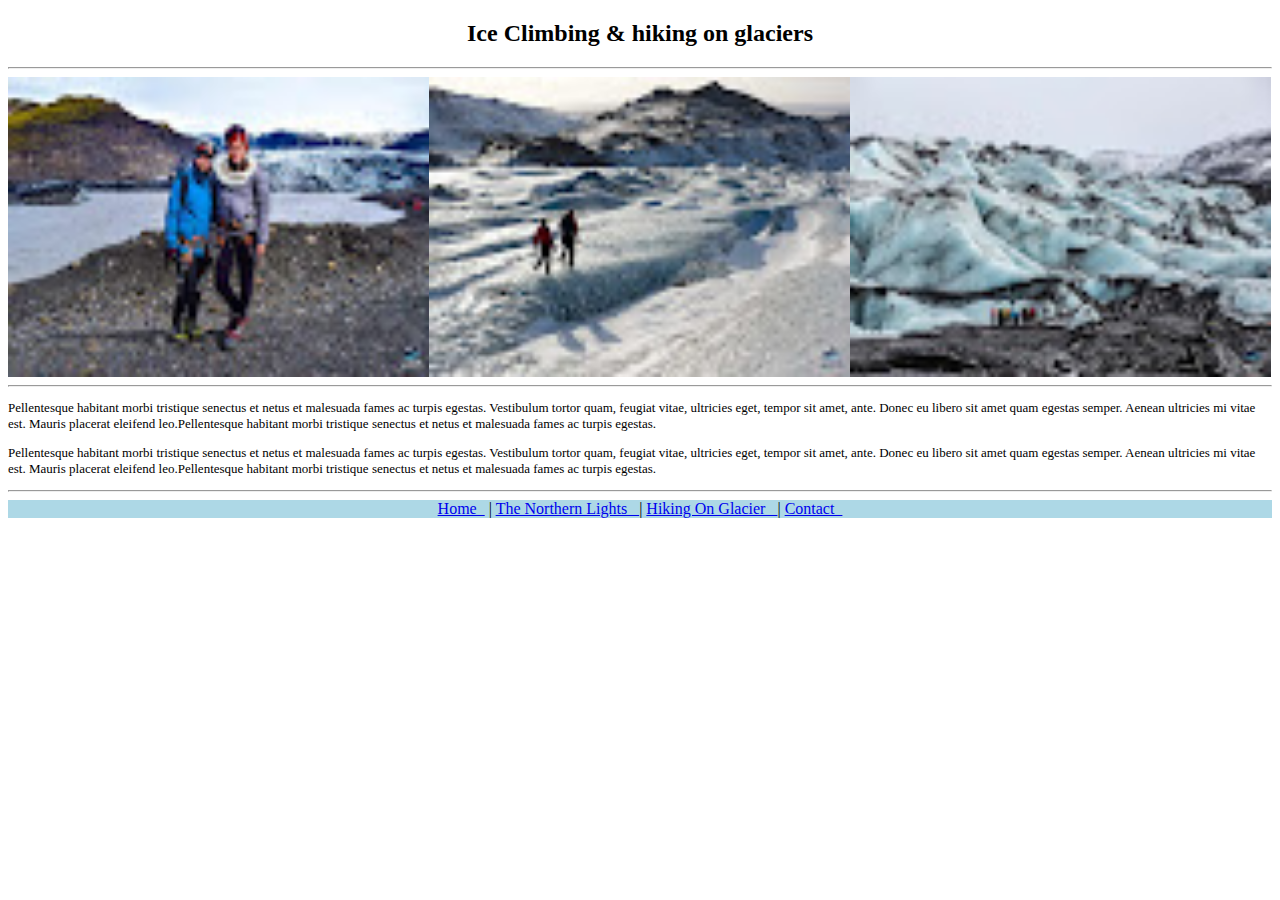
<file: Project1/hiking.html>
<!DOCTYPE html>
<html>

<head>
  <meta charset="utf-8">
  <meta name="viewport" content="width=device-width">
  <title>replit</title>
  <link href="style.css" rel="stylesheet" type="text/css" />
</head>

<body>
<h2 style="text-align: center;">Ice Climbing & hiking on glaciers</h2>
<hr>
<div class="iceClimbing">
  <div class="ice"><img  src="hiking1.jpg"> </div>
  <div class="ice"> <img src="hiking3.jpg"> </div>
  <div class="ice"><img src="hiking2.jpg"> </div>
</div>
<hr>
  <p style="font-size: 13px;">Pellentesque habitant morbi tristique senectus et netus et malesuada fames ac turpis egestas. Vestibulum tortor quam, feugiat vitae, ultricies eget, tempor sit amet, ante. Donec eu libero sit amet quam egestas semper. Aenean ultricies mi vitae est. Mauris placerat eleifend leo.Pellentesque habitant morbi tristique senectus et netus et malesuada fames ac turpis egestas. </p>
  
  <p style="font-size: 13px;">Pellentesque habitant morbi tristique senectus et netus et malesuada fames ac turpis egestas. Vestibulum tortor quam, feugiat vitae, ultricies eget, tempor sit amet, ante. Donec eu libero sit amet quam egestas semper. Aenean ultricies mi vitae est. Mauris placerat eleifend leo.Pellentesque habitant morbi tristique senectus et netus et malesuada fames ac turpis egestas. </p>
  <hr>
  <div class="navSection" style=text-align: center;">
    <nav>
       <a href="index.html">Home &nbsp</a> |
      <a href="NorthernLights.html"> The Northern Lights &nbsp  </a> |
      <a href="#">Hiking On Glacier &nbsp  </a>  |
      <a href="index.html">Contact &nbsp</a>
    </nav>
  </div>
</body>
</file>
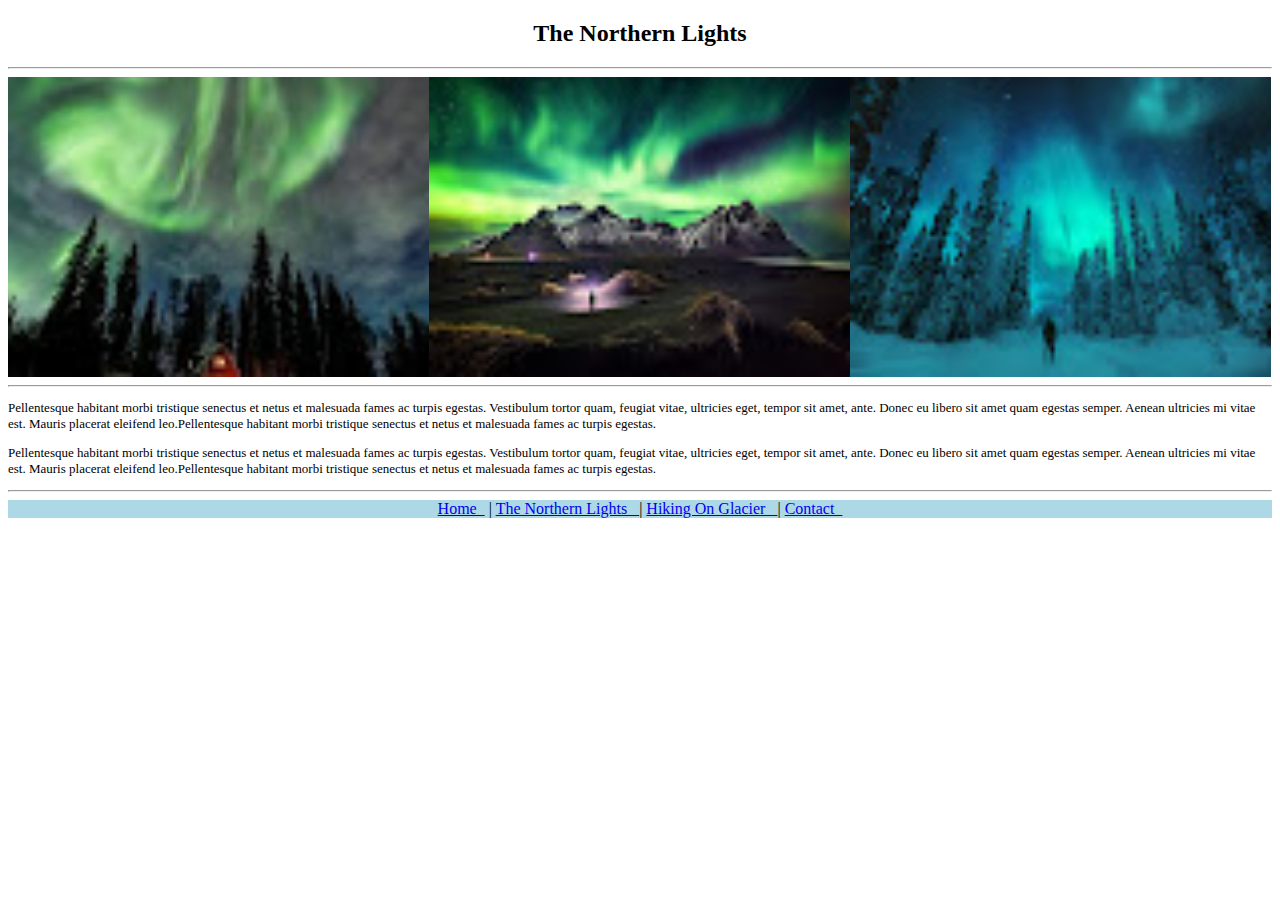
<file: Project1/NorthernLights.html>
<!DOCTYPE html>
<html>

<head>
  <meta charset="utf-8">
  <meta name="viewport" content="width=device-width">
  <title>replit</title>
  <link href="style.css" rel="stylesheet" type="text/css" />
</head>

<body>
<h2 style="text-align: center;">The Northern Lights</h2>
<hr>
<div class="iceClimbing">
  <div class="ice"><img  src="northern1.jpeg"> </div>
  <div class="ice"> <img src="northern2.jpeg"> </div>
  <div class="ice"><img src="northern3.jpeg"> </div>
</div>
<hr>
  <p style="font-size: 13px;">Pellentesque habitant morbi tristique senectus et netus et malesuada fames ac turpis egestas. Vestibulum tortor quam, feugiat vitae, ultricies eget, tempor sit amet, ante. Donec eu libero sit amet quam egestas semper. Aenean ultricies mi vitae est. Mauris placerat eleifend leo.Pellentesque habitant morbi tristique senectus et netus et malesuada fames ac turpis egestas. </p>
  
  <p style="font-size: 13px;">Pellentesque habitant morbi tristique senectus et netus et malesuada fames ac turpis egestas. Vestibulum tortor quam, feugiat vitae, ultricies eget, tempor sit amet, ante. Donec eu libero sit amet quam egestas semper. Aenean ultricies mi vitae est. Mauris placerat eleifend leo.Pellentesque habitant morbi tristique senectus et netus et malesuada fames ac turpis egestas. </p>
  <hr>
  <div class="navSection" style=text-align: center;">
    <nav>
       <a href="index.html">Home &nbsp</a> |
      <a href="#"> The Northern Lights &nbsp  </a> |
      <a href="hiking.html">Hiking On Glacier &nbsp  </a>  |
      <a href="index.html">Contact &nbsp</a>
    </nav>
  </div>
</body>
</file>
<file: Assignment-1/style.css>
html {
  height: 100%;
  width: 100%;
}
</file>
<file: Assignment-2-Version-1/style.css>
.some-text {
  border: 1px solid red;
  
  
}

.flex {
  height: 200px;
  display: flex;
  
  float: left;
  gap: 10px;
  }
.test {
  width: 33%;
  float: left;
  border: solid 1px #ffd877;
  
}

.test > img {
  width: 100%;
  height: 50%;
  float: left;
  
}
.nav-bar {
  text-align: center;
}

#pic2 {
   background-image: linear-gradient(rgba(233, 101, 101, 1)
}
</file>
<file: Assignment-3/style.css>
.main {
  
  height: 400px;
  display: flex;
  position: relative;
}
.pic >img {
  
  width: 100%;
  height: 100%;
  
}
.textBox {
  width: 35%;
  height: 120px;
  background-color: rgba(128, 128, 128,0.7);
  position: absolute;
  bottom: 10%;
  right: 10%;
  text-align: center;
}
.clock {
  background-color: gray;
  background-image: url(clockimage.png);
  background-size: 100% 100%;
  height: 200px;
  width: 200px;
  position: relative;
  
  
  
}
.handOne > img  {
  position: absolute;
  top: 38%;
  left: 49%;
  transform-origin: bottom center;
  
}
.handOne > img {
  width: 75px;
  height: 40px;;
  
}
.handTwo > img {
  position: absolute;
  top: 23%;
  left: 30%;  
}
.handTwo > img {
  width: 75px;
  height: 30px;
  transform: rotate(-90deg);
}

.handOne >img {
  animation: handOne 10s 2s infinite;
}

.handTwo > img {
  animation: handTwo 10s 2s infinite;
}
@keyframes handOne {
/*   0%{transform: rotate(0deg);}  
  100%{transform: rotate(90deg);} */
  from {
    transform: rotate(0deg);
    
  }
  to {
    transform: rotate(360deg);
  }
 
}

@keyframes handTwo {
  from {
    transform: rotate(0deg);
    
  }
  to {
    transform: rotate(360deg);
  }
}
</file>
<file: Project-2/style.css>
body {
  background-color: lightcoral;
}
header {
  background-color: lightsalmon;
  height: 200px;  
  text-align: center;
}
.logo {
  height:50%;
  width: 10%;
  float: left;
  border: 2px solid green;
  border-radius: 10px;
  
   }
@keyframes logoAnimation {
  0% {transform: scale(0);}
  100% {transform: scale(1);}
}
.logo > img {
  width: 100%;
  height: 100%;
  float: left;
  animation: logoAnimation 2s infinite;
}
.title {
  animation: logoAnimation 2s infinite;
  width: 66%;
  float: left;
}
.sub-title {
  width: 66%;
  float:left;
}
section {
  height: 400px;
  background-color: rgb(168, 198, 254);
  position: relative;
}
.top-bar {
  height: 10%;
  background-color: rgb(217, 190, 32);
  text-align: center;
}
.main-section {
  height:90%;
  background-color: green;
  
}
.main-section > img {
  width: 100%;
  height: 100%;
}
.text {
  height: 20%;
  position: absolute;
  top: 50px;
  background-color: rgba(128, 128, 128, 1);
  border: 2px solid whitesmoke;
}
.body-lotion {
  display: flex;
  
  
}
.modal-window-1 {
  width: 33%;
  float:left;
  height: 40%;
  
}
modal-window-1 > img {
  width: 33%;
  height: 40px;
}
.md-button {
  background-color: black;
  text-decoration: none;
  padding: 3%;
  font-size: 10px;
/*   display: block; */
  
  
}
/*  .md-button :hover {
  background-color: #e32400;
   color: gray;  
  
}  */

.md-pop-up {
   background-color: rgba(128, 128, 129, 0.5);
    position: fixed;
    left:0;
    top:0;
    right:0;
    bottom:0;
    opacity: 0;
    pointer-events: none;
}

.md-pop-up:target {
  opacity: 1;
  pointer-events: all;
}
.md-pop-up > div {
  width: 40%;
  height: 350px;
  margin: auto;
  border-radius: 10px;
  background-color: whitesmoke;
  margin-top: 20px;
}
  
.md-2-by-1 {
  height: 40%;
  
  display: flex;
}
/* .col1 {
  float: left;
  
} */
.col1 > img {
width: 90%;
height: 95%;
  float: left;
}
.col1 > p {
  float: right;
}
.text-para {
  height: 20%;
  background-color: lightgray;
}

.footer {
  height: 300px;
  background-color: black;
  color: whitesmoke;
  display: flex;
  gap: 10px;
}

.text-1x4 {
  width: 25%;
  height: 25%;
  
  float: left;
  margin-top: 40px;
}
hr {
  color: red;
}
.footerText{
  height: 100px;
  background-color: red;
}
</file>
<file: Project1/style.css>
.logo {
  
  height: 100px;
  
}
#pic1 {
  float: left;
}
#pic2{
  float: right;
}

section {
  height: 400px;
  background-color: lightpink;
}
section > div {
  height: 44%;
  backxground-color: #77bb41;
}

.descriptionbox{
  
  height: 90%;
  width:50%;
  margin-left: 60px;
  margin-top: 40px;
}
.descriptionbox >img {
width:35%;
  margin-top: 30px;
  border: 1px solid purple;
}
.descriptionbox >p {
  margin-bottom: 30px;
}

.northernlight {
  width: 44%;
  float: right;
  height: 90%;
  margin-right: 40px;
/*   margin-top: 40px; */
}
  .northernlight >img {
    width:35%;
    margin-bottom: 30px;
    border: 1px solid purple;
  
}
.phone {
  float: left;
}
.email {
  float: left;
}
.instagram {
  float: left;
}

.firstLevel {
  height: 300px;
  
}
.secondLevel {
  width: 33%;
  float: left;
  height: 100%;
  border: 1px solid black;
}
.navSection {
  display: flex;
  background-color: lightblue;
  justify-content: center;
  
 
}
.navSection >a {
   align-items: center;
}
.iceClimbing {
  height: 300px;
  
  display: flex;
}
.ice {
  float: left;
  width: 33.3%;
}
.ice >img {
  width: 100%;
  height: 100%;
}
</file>
<file: Assignment-4/style.css>
body{background-color: white;}
.mainbox{border:2px solid #ff4013;
    border-radius: 10px;
    width:30%;
  text-align: center;
  height:300px;
  padding:4%;
  float: left;
  margin-right: 4%;
}

.mainbox img{
    /* display: block; */
    width:50%;
}

.openmdl{ 
    font-size: 24px;
    text-decoration: none;
    background-color: #ffb43f;
    padding: 2%;
    border-radius: 10px;
}
.mdl{
    background-color: rgba(121, 108, 109, 0.5);
    position: fixed;
    left:0;
    top:0;
    right:0;
    bottom:0;
    opacity: 0;
    pointer-events: none;
    
}
.mdl:target{
    opacity: 1;
    pointer-events: all;
}
.mdl>div{
    background-color: orange;
    width:50%;
    height:400px;
    border-radius: 10px;
    margin: auto;
    margin-top: 10%;
    text-align: center;
}



.mdl>div>a{
    background-color: rgb(211, 255, 207);
    font-size: 12px; 
    
}

.mdl>div>img{
    width:30%;
}
.modal-window-heading {
  
  background-color: lightpink;
  text-align: left;
}

/* .mdl > div {
  background-color: #ff9300;
} */
#sesame {
  background-color: rgba(66, 135, 245, 0.5);
  
}
#kiwi {
  background-color: rgba(3, 252, 140,0.5);
}
#kiwi > div {
  background-color: lightblue;
}
</file>
